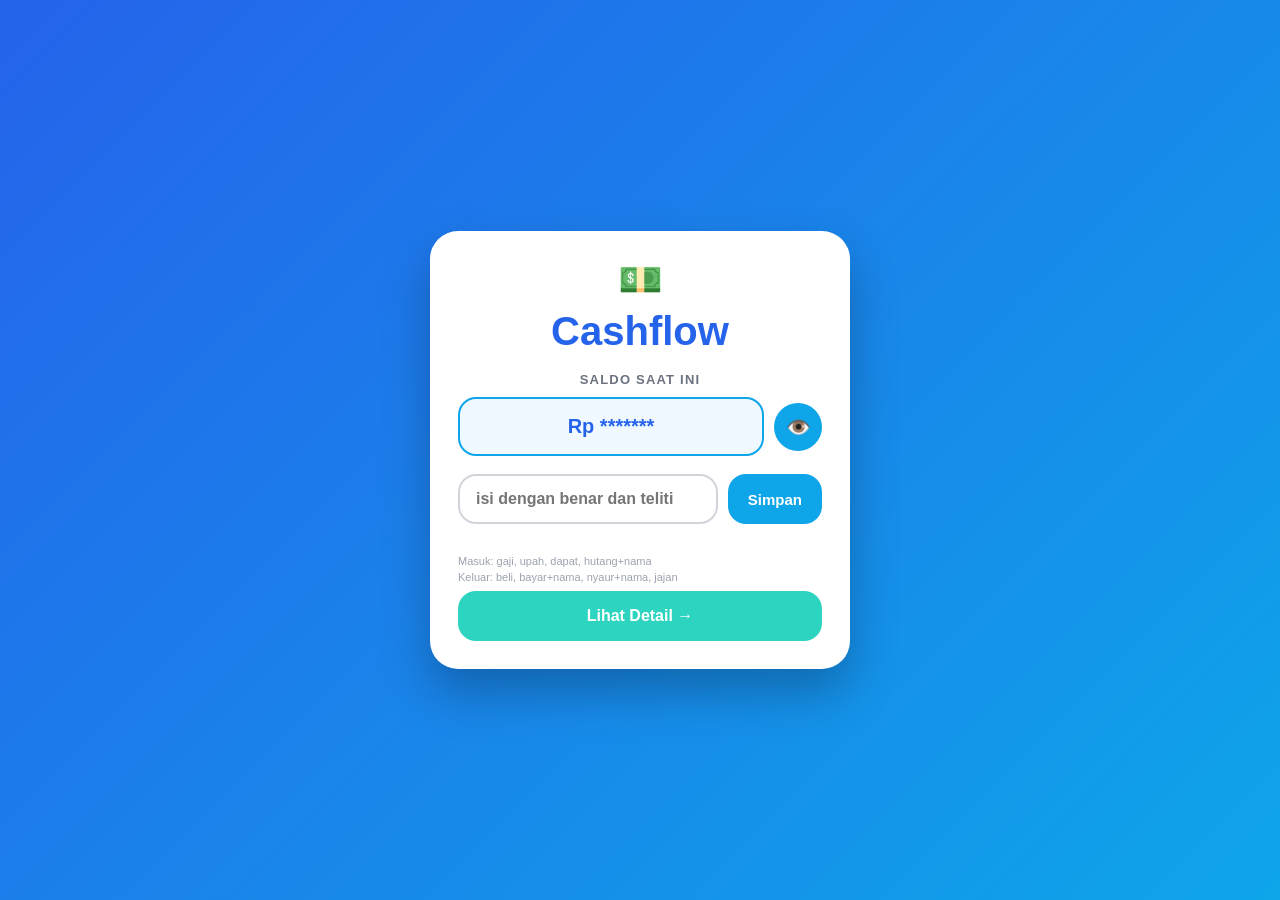
<file: index.html>
<!DOCTYPE html>
<html lang="id">
<head>
<meta charset="UTF-8">
<meta name="viewport" content="width=device-width, initial-scale=1.0, user-scalable=no">
<title>Cashflow</title>
<style>
:root{--biru:#0ea5e9;--biru-gelap:#2563eb;--tosca:#2dd4bf;--merah:#ef4444;--hijau:#10b981}
*{box-sizing:border-box;-webkit-tap-highlight-color:transparent}
body{font-family:'Segoe UI',sans-serif;background:linear-gradient(135deg,var(--biru-gelap),var(--biru));margin:0;min-height:100vh;display:flex;align-items:center;justify-content:center;padding:16px}
.box{background:#fff;border-radius:28px;padding:28px;width:100%;max-width:420px;box-shadow:0 24px 48px rgba(0,0,0,.25);text-align:center}
.logo{font-size:36px;margin-bottom:8px} /* [CSS] Ikon 💵 atas */
h1{font-size:40px;font-weight:900;color:var(--biru-gelap);margin:0 0 18px} /* [CSS] Judul Cashflow */
.label{font-size:13px;color:#6b7280;letter-spacing:1.2px;margin-bottom:10px;font-weight:700} /* [CSS] Label SALDO SAAT INI */
.saldo-box{display:flex;gap:10px;align-items:center;margin-bottom:18px} /* [CSS] Wrapper Saldo + Eye */
.saldo{flex:1;border:2.5px solid var(--biru);border-radius:18px;padding:16px;font-size:20px;font-weight:900;color:var(--biru-gelap);background:#f0f9ff} /* Card Saldo */
.eye{background:var(--biru);color:#fff;border:none;border-radius:50%;width:48px;height:48px;font-size:20px;cursor:pointer;flex-shrink:0} /* [TOMBOL] Ikon 👁️ Buka/Tutup Saldo */
.input-wrap{display:flex;gap:10px;margin-bottom:8px} /* [CSS] Wrapper Input + Simpan */
.input{flex:1;border:2.5px solid #d1d5db;border-radius:18px;padding:14px 16px;font-size:16px;font-weight:600;transition:.2s} /* [CSS] Input teks */
.input:focus{outline:none;border-color:var(--biru)}
.input.error{border-color:var(--merah);background:#fef2f2} /* [LOGIKA] Style input saat error */
.input.success{border-color:var(--hijau);background:#f0fdf4} /* [LOGIKA] Style input saat sukses */
.btn-simpan{background:var(--biru);color:#fff;border:none;border-radius:18px;padding:14px 20px;font-weight:900;font-size:15px;cursor:pointer} /* [TOMBOL] Tombol Simpan */
.btn-simpan:hover{opacity:.9}
.btn-detail{width:100%;background:var(--tosca);color:#fff;border:none;border-radius:18px;padding:16px;font-size:16px;font-weight:900;cursor:pointer;margin-top:6px} /* [TOMBOL] Tombol Lihat Detail → */
.btn-detail:hover{opacity:.9}
.hint{font-size:11px;color:#9ca3af;margin-top:4px;text-align:left;line-height:1.4} /* [CSS] Hint keyword */
.notif{font-size:13px;font-weight:700;margin-top:6px;min-height:18px;transition:.2s} /* [CSS] Notifikasi */
.notif.error{color:var(--merah)} /* [LOGIKA] Warna notif error */
.notif.success{color:var(--hijau)} /* [LOGIKA] Warna notif sukses */
</style>
</head>
<body>
<div class="box">
  <div class="logo">💵</div>
  <h1>Cashflow</h1>
  <div class="label">SALDO SAAT INI</div>
  <div class="saldo-box">
    <div class="saldo" id="saldo">Rp *******</div> <!-- Card Saldo Real-time -->
    <button class="eye" id="eye">👁️</button> <!-- [TOMBOL] Ikon 👁️ Toggle Saldo -->
  </div>
  <form id="form">
    <div class="input-wrap">
      <input class="input" id="cat" placeholder="isi dengan benar dan teliti" required> <!-- [INPUT] Input keyword + nominal + nama -->
      <button class="btn-simpan">Simpan</button> <!-- [TOMBOL] Tombol Simpan Data -->
    </div>
    <div class="notif" id="notif"></div> <!-- [DOM] Tempat Notifikasi Error/Sukses -->
  </form>
  <div class="hint">
    Masuk: gaji, upah, dapat, hutang+nama<br> <!-- [HINT] Keyword Masuk -->
    Keluar: beli, bayar+nama, nyaur+nama, jajan <!-- [HINT] Keyword Keluar -->
  </div>
  <button class="btn-detail" onclick="location.href='/detail.html'">Lihat Detail →</button> <!-- [TOMBOL] Tombol Pindah ke gx1 detail.html -->
</div>

<script>
const KEY='cashflow_v13'; // [KEY] Sama kayak gx1 detail.html biar nyambung
let showSaldo=false; // [VAR] Status toggle saldo
const inputEl=document.getElementById('cat');
const notifEl=document.getElementById('notif');

const KEYWORDS={ // [LOGIKA] Daftar keyword valid
  masuk:['gaji','upah','dapat'], // [LOGIKA] Masuk tanpa nama wajib
  masukNama:['hutang','kembali'], // [LOGIKA] Masuk harus +nama
  keluar:['beli','jajan'], // [LOGIKA] Keluar tanpa nama wajib
  keluarNama:['bayar','nyaur','dipinjam'] // [LOGIKA] Keluar harus +nama/tujuan
}

const showNotif=(msg,type)=>{ // [FUNGSI] Tampilkan notif 2.5 detik
  notifEl.textContent=msg;
  notifEl.className='notif '+type;
  inputEl.className='input '+type;
  setTimeout(()=>{
    notifEl.textContent='';
    notifEl.className='notif';
    inputEl.className='input';
  },2500);
}

const parseStrict=(txt)=>{ // [LOGIKA] Parser input strict. Harus sesuai keyword
  txt=txt.trim();
  const lower=txt.toLowerCase();
  const jml=Number(lower.match(/\d+/g)?.join('')||0); // [LOGIKA] Ambil semua angka jadi nominal
  if(jml===0) return {err:'Nominal gak ketemu bang'};

  const kata=lower.replace(/\d+/g,'').trim().split(/\s+/); // [LOGIKA] Ambil kata tanpa angka
  const key=kata[0]; // [VAR] Keyword pertama
  const sisa=kata.slice(1).join(' '); // [VAR] Sisa kata = nama/tujuan

  // 1. Cek Masuk tanpa nama
  if(KEYWORDS.masuk.includes(key)) return {ket:'Masuk',cat:txt.replace(/\d+/g,'').trim(),jml};

  // 2. Cek Masuk wajib nama
  if(KEYWORDS.masukNama.includes(key)){
    if(!sisa) return {err:`${key} wajib +nama. Contoh: ${key} Budi ${jml}`}; // [LOGIKA] Validasi nama wajib
    return {ket:'Masuk',cat:txt.replace(/\d+/g,'').trim(),jml};
  }

  // 3. Cek Keluar tanpa nama
  if(KEYWORDS.keluar.includes(key)) return {ket:'Keluar',cat:txt.replace(/\d+/g,'').trim(),jml};

  // 4. Cek Keluar wajib nama
  if(KEYWORDS.keluarNama.includes(key)){
    if(!sisa) return {err:`${key} wajib +nama/tujuan. Contoh: ${key} Kos ${jml}`}; // [LOGIKA] Validasi nama wajib
    return {ket:'Keluar',cat:txt.replace(/\d+/g,'').trim(),jml};
  }

  return {err:'Keyword tidak valid. Cek hint di bawah'}; // [LOGIKA] Keyword salah
}

const renderSaldo=()=>{ // [LOGIKA] Hitung & tampilkan saldo real-time
  const data=JSON.parse(localStorage.getItem(KEY)||'[]');
  const saldo=data.reduce((s,i)=>s+(i.ket==='Masuk'?i.jml:-i.jml),0); // [LOGIKA] Saldo = Masuk - Keluar
  document.getElementById('saldo').textContent=showSaldo?`Rp ${saldo.toLocaleString('id-ID')}`:'Rp *******';
}
renderSaldo(); // [LOGIKA] Render pertama kali

document.getElementById('eye').onclick=()=>{ // [TOMBOL] Logika tombol 👁️
  showSaldo=!showSaldo; // [LOGIKA] Toggle show/hide
  renderSaldo();
}

document.getElementById('form').onsubmit=e=>{ // [TOMBOL] Logika submit form Simpan
  e.preventDefault();
  const txt=inputEl.value.trim();
  if(!txt){showNotif('Input jangan kosong bang','error');return} // [LOGIKA] Validasi kosong

  const res=parseStrict(txt); // [LOGIKA] Parse input
  if(res.err){showNotif(res.err,'error');return} // [LOGIKA] Kalau error tampilkan

  try{
    const tgl=new Date().toLocaleDateString('id-ID'); // [LOGIKA] Ambil tanggal hari ini
    const data=JSON.parse(localStorage.getItem(KEY)||'[]');
    data.push({t:tgl,ket:res.ket,c:res.cat,n:'',jml:res.jml}); // [LOGIKA] Simpan ke array. n='' karena nama belum dipisah
    localStorage.setItem(KEY,JSON.stringify(data)); // [KEY] Simpan ke localStorage gx1

    showNotif(`Tersimpan: ${res.ket} Rp ${res.jml.toLocaleString('id-ID')}`,'success'); // [LOGIKA] Notif sukses
    inputEl.value='';
    renderSaldo(); // [LOGIKA] Update saldo setelah simpan
  }catch(err){
    showNotif('Gagal simpan. Storage penuh','error'); // [LOGIKA] Catch error storage
  }
}
</script>
</body>
</html>
</file>
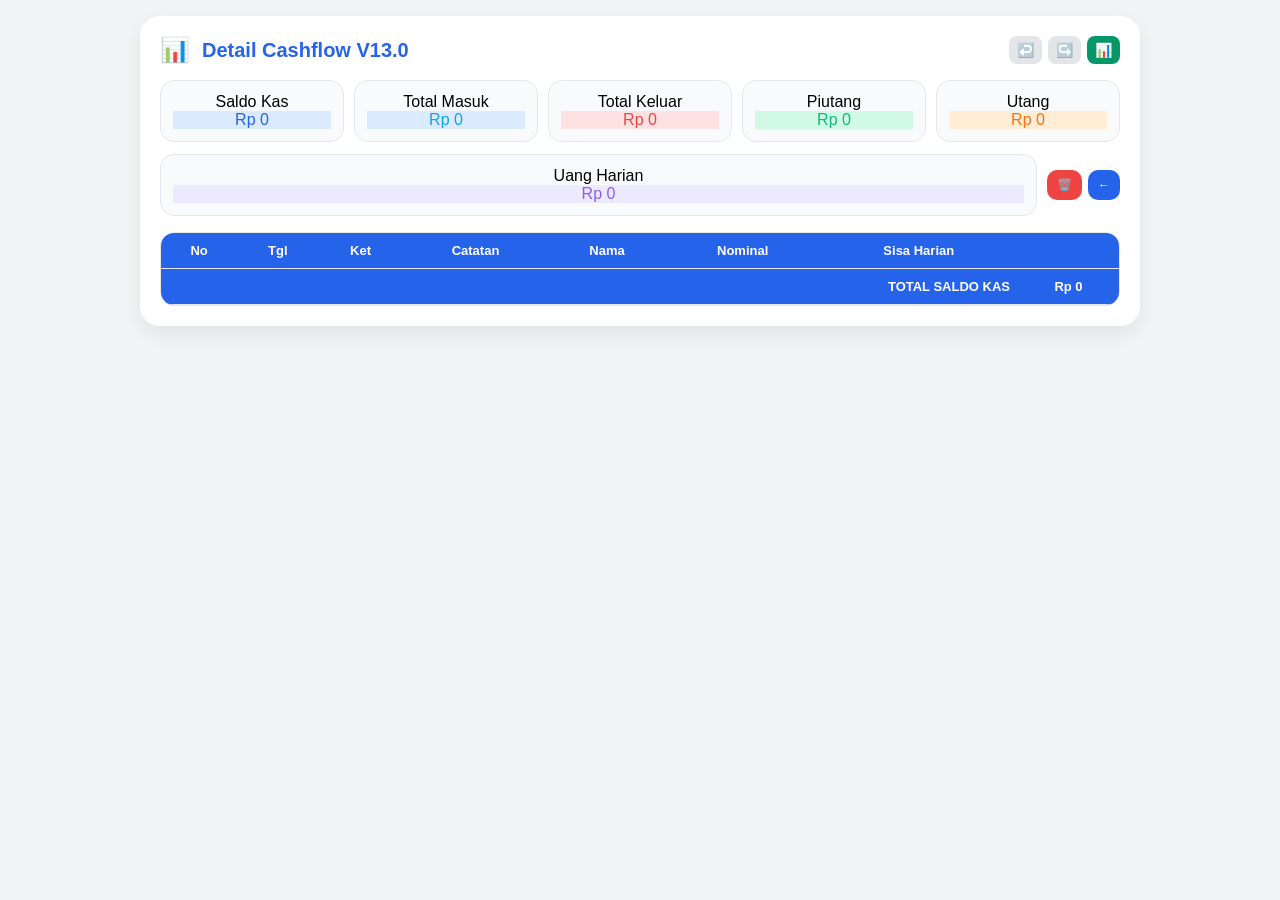
<file: detail.html>
<!DOCTYPE html>
<html lang="id">
<head>
<meta charset="UTF-8">
<meta name="viewport" content="width=device-width, initial-scale=1.0, user-scalable=no">
<title>Detail Cashflow V13.0</title>
<script src="https://cdn.sheetjs.com/xlsx-0.20.2/package/dist/xlsx.full.min.js"></script>
<style>
:root{
  --biru:#2563eb;--biru-muda:#0ea5e9;--hijau:#10b981;--merah:#ef4444;--orange:#f97316;--ungu:#8b5cf6;--hijau-tua2:#059669;--abu-tua:#6b7280;
  --abu:#F3F4F6;--biru-soft:#dbeafe;--hijau-soft:#d1fae5;--merah-soft:#fee2e2;--orange-soft:#ffedd5;--ungu-soft:#ede9fe;--hijau-tua:#065f46;--merah-tua:#b91c1c}
*{box-sizing:border-box;-webkit-tap-highlight-color:transparent}
body{font-family:'Segoe UI',sans-serif;background:#f3f4f6;margin:0;padding:16px}
.box{background:#fff;border-radius:20px;padding:20px;max-width:1000px;margin:0 auto;box-shadow:0 8px 24px rgba(0,0,0,.08)}
.head{display:flex;align-items:center;justify-content:space-between;margin-bottom:16px}
.head-left{display:flex;align-items:center;gap:12px}
.head h1{font-size:20px;font-weight:900;color:var(--biru);margin:0}
.head span{font-size:24px}
.btn-head-top{display:flex;gap:6px} /* [CSS] Wrapper tombol kanan atas: Undo, Redo, Export */
.btn-head-top button{border:none;background:var(--abu-tua);color:#fff;border-radius:8px;padding:6px 8px;font-size:14px;cursor:pointer;display:flex;align-items:center}
.btn-head-top button:disabled{background:#d1d5db;cursor:not-allowed;opacity:.6} /* [LOGIKA] Style tombol Undo/Redo saat disabled */
.btn-excel{background:var(--hijau-tua2)!important} /* [CSS] Warna khusus tombol Export Excel */
.top{display:grid;grid-template-columns:repeat(5,1fr);gap:10px;margin-bottom:12px} /* [CSS] Grid 5 Card Atas */
.mid{display:grid;grid-template-columns:1fr auto;gap:10px;margin-bottom:16px;align-items:center} /* [CSS] Grid Card Harian + Tombol Bawah */
.card{background:#f8fafc;border:1px solid #e5e7eb;border-radius:14px;padding:12px;text-align:center}
.card.l{font-size:11px;font-weight:800;color:#6b7280;margin-bottom:4px;line-height:1.2} /* [CSS] Label Card */
.card.v{font-size:16px;font-weight:900;padding:4px;border-radius:8px} /* [CSS] Nilai Card */
.v.biru{color:var(--biru);background:var(--biru-soft)} /* [CSS] Card Saldo Kas */
.v.biru-muda{color:var(--biru-muda);background:var(--biru-soft)} /* [CSS] Card Total Masuk */
.v.hijau{color:var(--hijau);background:var(--hijau-soft)} /* [CSS] Card Piutang */
.v.merah{color:var(--merah);background:var(--merah-soft)} /* [CSS] Card Total Keluar */
.v.orange{color:var(--orange);background:var(--orange-soft)} /* [CSS] Card Utang */
.v.ungu{color:var(--ungu);background:var(--ungu-soft)} /* [CSS] Card Uang Harian */
.tbl-wrap{overflow-x:auto;border-radius:14px;border:1px solid #e5e7eb} /* [CSS] Wrapper Tabel biar bisa scroll */
table{width:100%;border-collapse:collapse;font-size:13px;min-width:650px}
thead{background:var(--biru);color:#fff;position:sticky;top:0} /* [CSS] Header Tabel nempel atas */
th,td{padding:10px 8px;text-align:center;border-bottom:1px solid #e5e7eb;white-space:nowrap}
tbody tr:nth-child(even){background:var(--abu)} /* [CSS] Warna zebra tabel */
.masuk{color:var(--biru-muda);font-weight:800} /* [CSS] Teks Nominal Masuk */
.keluar{color:var(--merah);font-weight:800} /* [CSS] Teks Nominal Keluar */
.sisa-plus{background:var(--hijau-soft)!important;font-weight:900;color:var(--hijau-tua)} /* [LOGIKA] Warna Sisa Harian > 0 */
.sisa-minus{background:var(--merah-soft)!important;font-weight:900;color:var(--merah-tua)} /* [LOGIKA] Warna Sisa Harian < 0 */
tfoot td{font-weight:900;background:var(--biru);color:#fff} /* [CSS] Footer Total */
.btn-del{border:none;background:var(--merah);color:#fff;border-radius:8px;padding:4px 8px;font-size:12px;cursor:pointer} /* [CSS] Tombol X Hapus per baris */
.btn-head{display:flex;gap:6px} /* [CSS] Wrapper tombol bawah: Kosongkan, Back */
.btn-head a,.btn-head button{border:none;border-radius:10px;padding:8px 10px;font-weight:800;font-size:12px;cursor:pointer;text-decoration:none;display:flex;align-items:center;gap:4px}
.btn-reset{background:var(--merah);color:#fff} /* [CSS] Tombol 🗑️ Kosongkan */
.btn-back{background:var(--biru);color:#fff} /* [CSS] Tombol ← Kembali Input */
@media(max-width:700px){.top{grid-template-columns:repeat(2,1fr)}.mid{grid-template-columns:1fr}.card.v{font-size:14px}} /* [CSS] Responsive HP */
</style>
</head>
<body>
<div class="box">
  <div class="head">
    <div class="head-left"><span>📊</span><h1>Detail Cashflow V13.0</h1></div>
    <div class="btn-head-top">
      <button id="undo" title="Undo 5x">↩️</button> <!-- [TOMBOL] Ikon ↩️ Undo. Balik 1 state data -->
      <button id="redo" title="Redo 5x">↪️</button> <!-- [TOMBOL] Ikon ↪️ Redo. Maju 1 state data -->
      <button class="btn-excel" id="export" title="Export Excel">📊</button> <!-- [TOMBOL] Ikon 📊 Export ke.xlsx -->
    </div>
  </div>

  <div class="top">
    <div class="card"><div class="l">Saldo Kas</div><div class="v biru" id="kas">Rp 0</div></div> <!-- [CARD] Card Saldo Kas = Masuk - Keluar -->
    <div class="card"><div class="l">Total Masuk</div><div class="v biru-muda" id="masuk">Rp 0</div></div> <!-- [CARD] Card Total Masuk -->
    <div class="card"><div class="l">Total Keluar</div><div class="v merah" id="keluar">Rp 0</div></div> <!-- [CARD] Card Total Keluar -->
    <div class="card"><div class="l">Piutang</div><div class="v hijau" id="piutang">Rp 0</div></div> <!-- [CARD] Card Piutang. Logika: kembali - dipinjam -->
    <div class="card"><div class="l">Utang</div><div class="v orange" id="utang">Rp 0</div></div> <!-- [CARD] Card Utang. Logika: hutang - nyaur -->
  </div>

  <div class="mid">
    <div class="card"><div class="l">Uang Harian</div><div class="v ungu" id="harian">Rp 0</div></div> <!-- [CARD] Card Uang Harian = Saldo Kas / sisa hari bulan -->
    <div class="btn-head">
      <button class="btn-reset" id="kosong" title="Kosongkan">🗑️</button> <!-- [TOMBOL] Ikon 🗑️ Kosongkan semua data -->
      <a href="/" class="btn-back" title="Kembali Input">←</a> <!-- [TOMBOL] Ikon ← Kembali ke halaman input -->
    </div>
  </div>

  <div class="tbl-wrap">
    <table>
      <thead>
        <tr><th>No</th><th>Tgl</th><th>Ket</th><th>Catatan</th><th>Nama</th><th>Nominal</th><th>Sisa Harian</th><th></th></tr>
      </thead>
      <tbody id="body"></tbody> <!-- [LOGIKA] Isi tabel dirender dari localStorage -->
      <tfoot>
        <tr><td colspan="7" style="text-align:right">TOTAL SALDO KAS</td><td id="tTotal">Rp 0</td></tr>
      </tfoot>
    </table>
  </div>
</div>

<script>
const KEY='cashflow_v13'; // [KEY] Nama key localStorage data utama
const HISTORY_KEY='cashflow_history_v13'; // [KEY] Nama key localStorage history undo/redo
const HISTORY_LIMIT=5; // [LOGIKA] Limit history max 5x undo
let history=[], historyIndex=-1; // [VAR] Array history & posisi index sekarang

const rupiah=n=>'Rp '+Number(n||0).toLocaleString('id-ID'); // [FUNGSI] Format angka jadi Rp
const getData=()=>JSON.parse(localStorage.getItem(KEY)||'[]'); // [FUNGSI] Ambil data dari localStorage

const save=d=>{ // [LOGIKA] Fungsi simpan data + push history
  localStorage.setItem(KEY,JSON.stringify(d));
  pushHistory(d); // [LOGIKA] Tiap save langsung simpan ke history
  render(); // [LOGIKA] Render ulang tabel & card
}

const pushHistory=(state)=>{ // [LOGIKA] Masukin state ke array history
  // Kalau abis undo trus input, history depan dibuang
  history=history.slice(0,historyIndex+1);
  history.push(JSON.stringify(state));
  if(history.length>HISTORY_LIMIT){
    history.shift(); // [LOGIKA] Buang history paling lama kalau > 5
  }else{
    historyIndex++; // [LOGIKA] Majuin index kalau belum mentok
  }
  updateUndoRedoBtn(); // [LOGIKA] Update status disable tombol
}

const loadHistory=()=>{ // [LOGIKA] Load history pertama kali
  history=[localStorage.getItem(KEY)||'[]']; // State awal
  historyIndex=0;
  localStorage.setItem(HISTORY_KEY,JSON.stringify(history));
}

const updateUndoRedoBtn=()=>{ // [LOGIKA] Disable/enable tombol Undo Redo
  document.getElementById('undo').disabled=historyIndex<=0; // [TOMBOL] Undo disable kalau di paling awal
  document.getElementById('redo').disabled=historyIndex>=history.length-1; // [TOMBOL] Redo disable kalau di paling akhir
}

const cLow=d=>d.toLowerCase().trim(); // [FUNGSI] Bikin lowercase & trim catatan/nama

const render=()=>{ // [LOGIKA] Fungsi utama render semua UI
  const d=getData();const body=document.getElementById('body');body.innerHTML='';
  let totalMasuk=0, totalKeluar=0, piutang=0, utang=0; // [VAR] Total sementara
  d.forEach(i=>{
    const cat=cLow(i.c||'');const jml=i.jml; // [VAR] Catatan & Jumlah per baris
    if(i.ket==='Masuk'){ // [LOGIKA] Kalau Masuk
      totalMasuk+=jml;
      if(cat==='kembali') piutang-=jml; // [LOGIKA] Catatan "kembali" ngurangin piutang
      if(cat==='hutang') utang+=jml; // [LOGIKA] Catatan "hutang" nambah utang
    }else{ // [LOGIKA] Kalau Keluar
      totalKeluar+=jml;
      if(cat==='dipinjam') piutang+=jml; // [LOGIKA] Catatan "dipinjam" nambah piutang
      if(cat==='nyaur') utang-=jml; // [LOGIKA] Catatan "nyaur" ngurangin utang
    }
  });
  const saldoKas=totalMasuk-totalKeluar; // [LOGIKA] Hitung Saldo Kas
  const now=new Date();
  const lastDay=new Date(now.getFullYear(), now.getMonth()+1, 0).getDate(); // [LOGIKA] Ambil tgl terakhir bulan
  const today=now.getDate();
  const sisaHari=Math.max(1, lastDay-today+1); // [LOGIKA] Sisa hari, minimal 1
  const uangHarian=saldoKas/sisaHari; // [LOGIKA] Hitung Uang Harian

  // [DOM] Isi semua Card
  document.getElementById('kas').innerText=rupiah(saldoKas);
  document.getElementById('masuk').innerText=rupiah(totalMasuk);
  document.getElementById('keluar').innerText=rupiah(totalKeluar);
  document.getElementById('piutang').innerText=rupiah(Math.max(0, piutang)); // [LOGIKA] Piutang min 0
  document.getElementById('utang').innerText=rupiah(Math.max(0, utang)); // [LOGIKA] Utang min 0
  document.getElementById('harian').innerText=rupiah(uangHarian);
  document.getElementById('tTotal').innerText=rupiah(saldoKas);

  const byDate={};d.forEach(i=>{byDate[i.t]=byDate[i.t]||[];byDate[i.t].push(i)}); // [LOGIKA] Kelompokin data per tanggal
  let saldoSebelumnya=0;let idx=1; // [VAR] Buat hitung Sisa Harian
  Object.keys(byDate).sort((a,b)=>new Date(a.split('/').reverse().join('-'))-new Date(b.split('/').reverse().join('-'))).forEach(tgl=>{
    const list=byDate[tgl];
    const totalMasukTgl=list.filter(i=>i.ket==='Masuk').reduce((s,i)=>s+i.jml,0);
    const totalKeluarTgl=list.filter(i=>i.ket==='Keluar').reduce((s,i)=>s+i.jml,0);
    const sisaHarian=saldoSebelumnya+totalMasukTgl-totalKeluarTgl; // [LOGIKA] Sisa Harian kumulatif
    let zebra=0; // [VAR] Buat warna selang-seling
    list.forEach((i,j)=>{
      body.insertAdjacentHTML('beforeend',` // [DOM] Render 1 baris tabel
        <tr style="background:${zebra?'var(--abu)':'#fff'}">
          <td>${idx++}</td><td>${i.t}</td><td class="${i.ket==='Masuk'?'masuk':'keluar'}">${i.ket}</td><td>${i.c||'-'}</td><td>${i.n||'-'}</td><td class="${i.ket==='Masuk'?'masuk':'keluar'}">${rupiah(i.jml)}</td>
          <td class="${j===list.length-1? (sisaHarian < 0? 'sisa-minus' : 'sisa-plus') : ''}">${j===list.length-1?rupiah(sisaHarian):''}</td> <!-- [LOGIKA] Sisa Harian cuma muncul di baris terakhir per tanggal -->
          <td><button class="btn-del" onclick="hapus(${d.indexOf(i)})">X</button></td> <!-- [TOMBOL] Tombol X Hapus 1 baris -->
        </tr>`);zebra=zebra^1;
    });
    saldoSebelumnya=sisaHarian;
  });
}

window.hapus=idx=>{ // [TOMBOL] Logika tombol X Hapus
  if(confirm('Hapus data ini?')){
    const d=getData();d.splice(idx,1); // [LOGIKA] Hapus 1 index dari array
    save(d); // [LOGIKA] Simpan + masuk history
  }
}
document.getElementById('kosong').onclick=()=>{ // [TOMBOL] Logika tombol 🗑️ Kosongkan
  if(confirm('Yakin kosongkan semua data?')){
    save([]); // [LOGIKA] Kosongin array + masuk history
  }
}

document.getElementById('undo').onclick=()=>{ // [TOMBOL] Logika tombol ↩️ Undo
  if(historyIndex>0){
    historyIndex--; // [LOGIKA] Mundur 1 index
    localStorage.setItem(KEY,history[historyIndex]); // [LOGIKA] Balikin data ke state lama
    render(); // [LOGIKA] Render ulang
    updateUndoRedoBtn();
  }
}
document.getElementById('redo').onclick=()=>{ // [TOMBOL] Logika tombol ↪️ Redo
  if(historyIndex<history.length-1){
    historyIndex++; // [LOGIKA] Maju 1 index
    localStorage.setItem(KEY,history[historyIndex]); // [LOGIKA] Balikin data ke state baru
    render(); // [LOGIKA] Render ulang
    updateUndoRedoBtn();
  }
}

document.getElementById('export').onclick=()=>{ // [TOMBOL] Logika tombol 📊 Export
  const d=getData();
  if(d.length===0){alert('Data kosong, gak ada yg di export');return} // [LOGIKA] Cegah export kalau kosong
  const ws_data=[['No','Tanggal','Keterangan','Catatan','Nama','Nominal']]; // [LOGIKA] Header Excel
  d.forEach((i,idx)=>ws_data.push([idx+1,i.t,i.ket,i.c||'',i.n||'',i.jml])); // [LOGIKA] Isi Excel dari data
  const ws=XLSX.utils.aoa_to_sheet(ws_data);
  const wb=XLSX.utils.book_new();
  XLSX.utils.book_append_sheet(wb,ws,'Cashflow');
  XLSX.writeFile(wb,`cashflow_${new Date().toISOString().slice(0,10)}.xlsx`); // [LOGIKA] Download file.xlsx
}

// Inisialisasi
if(!localStorage.getItem(HISTORY_KEY)){loadHistory()}else{history=JSON.parse(localStorage.getItem(HISTORY_KEY));historyIndex=history.length-1} // [LOGIKA] Load history saat pertama buka
render(); // [LOGIKA] Render pertama kali
updateUndoRedoBtn(); // [LOGIKA] Set status tombol pertama kali
</script>
</body>
</html>
</file>
